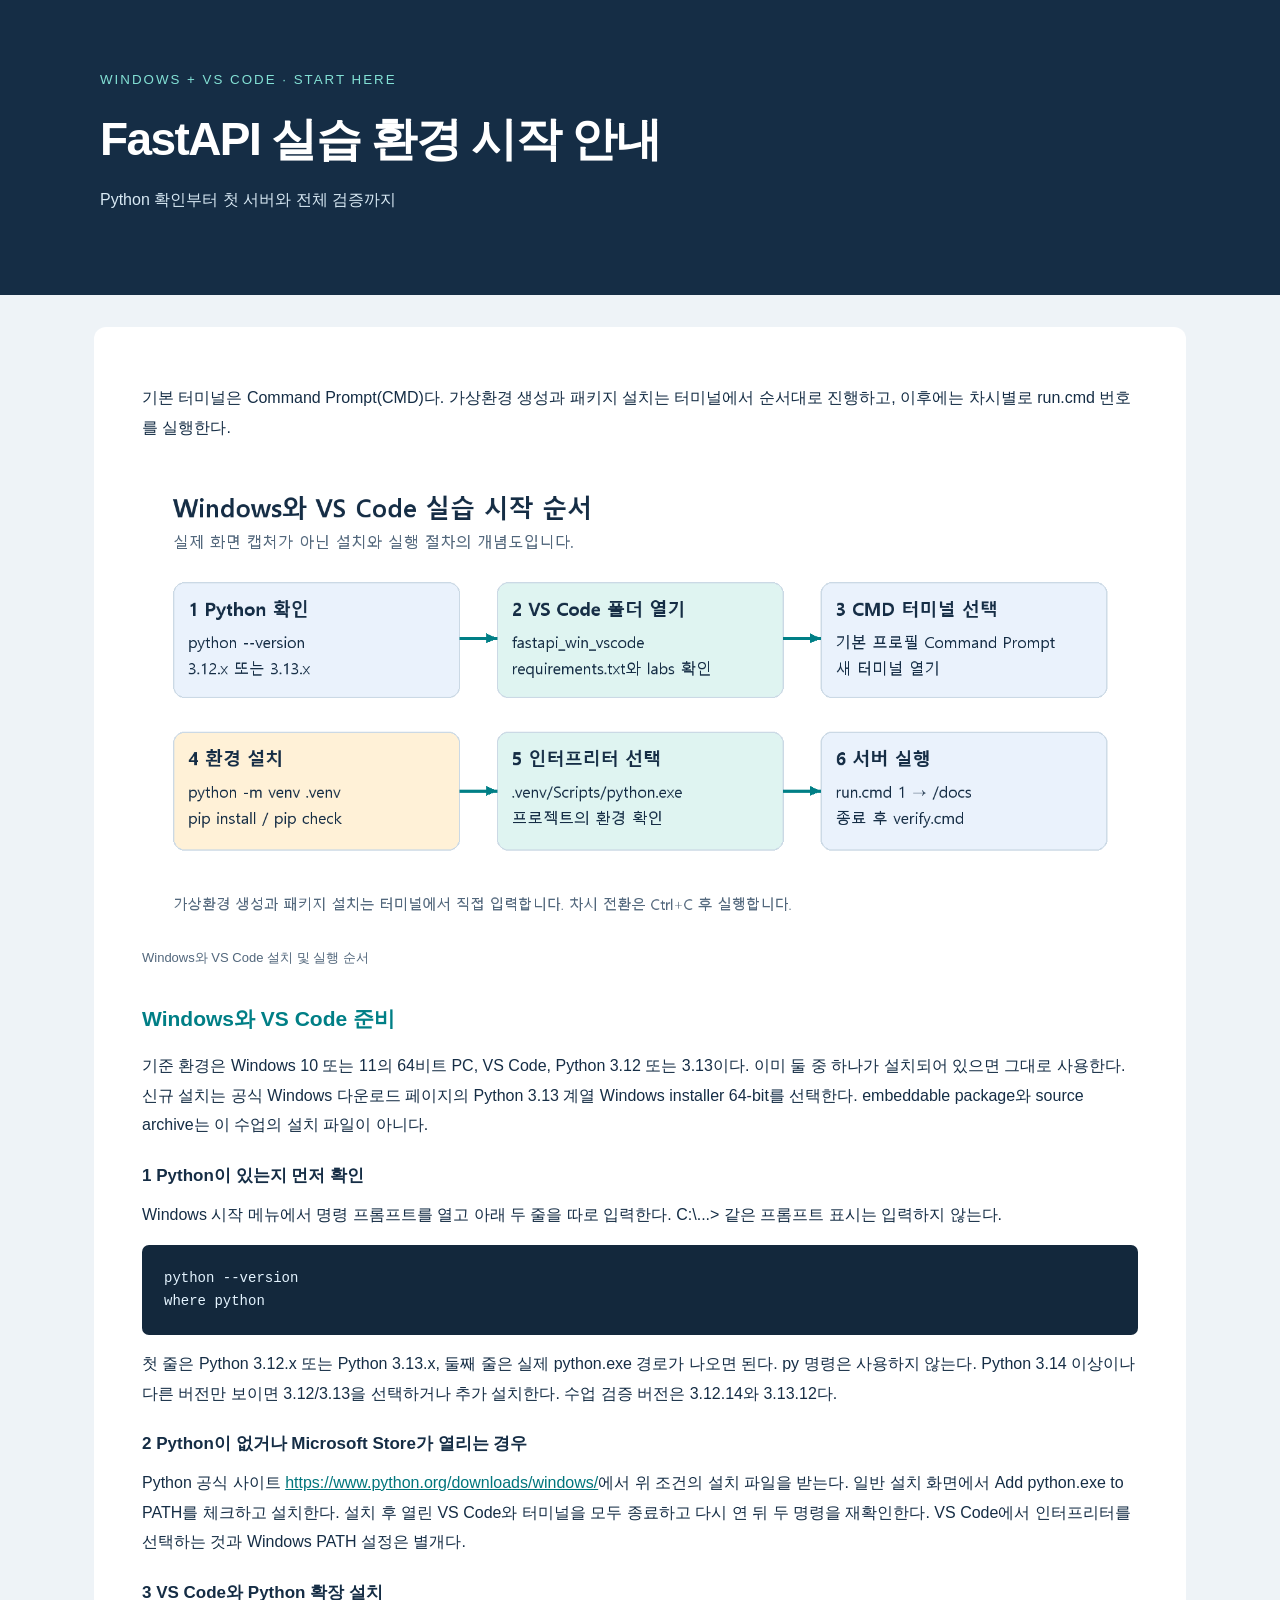
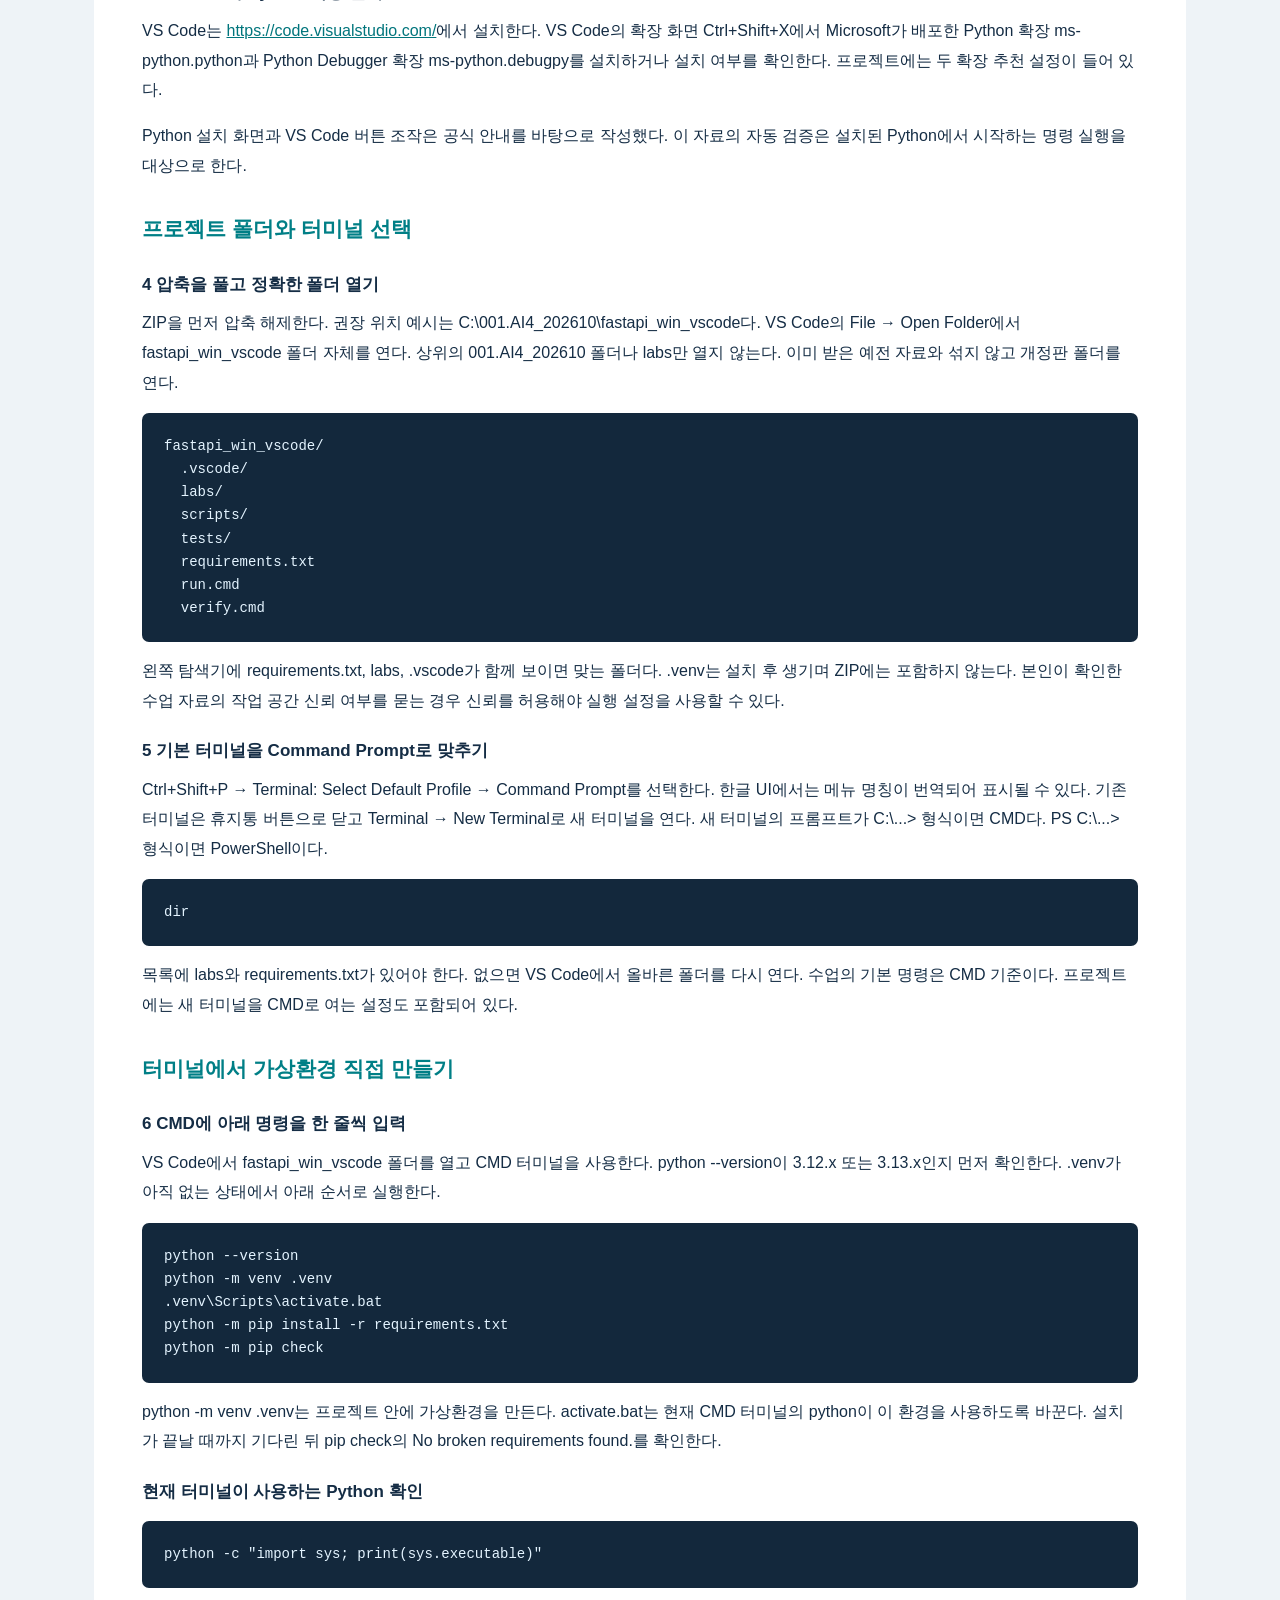
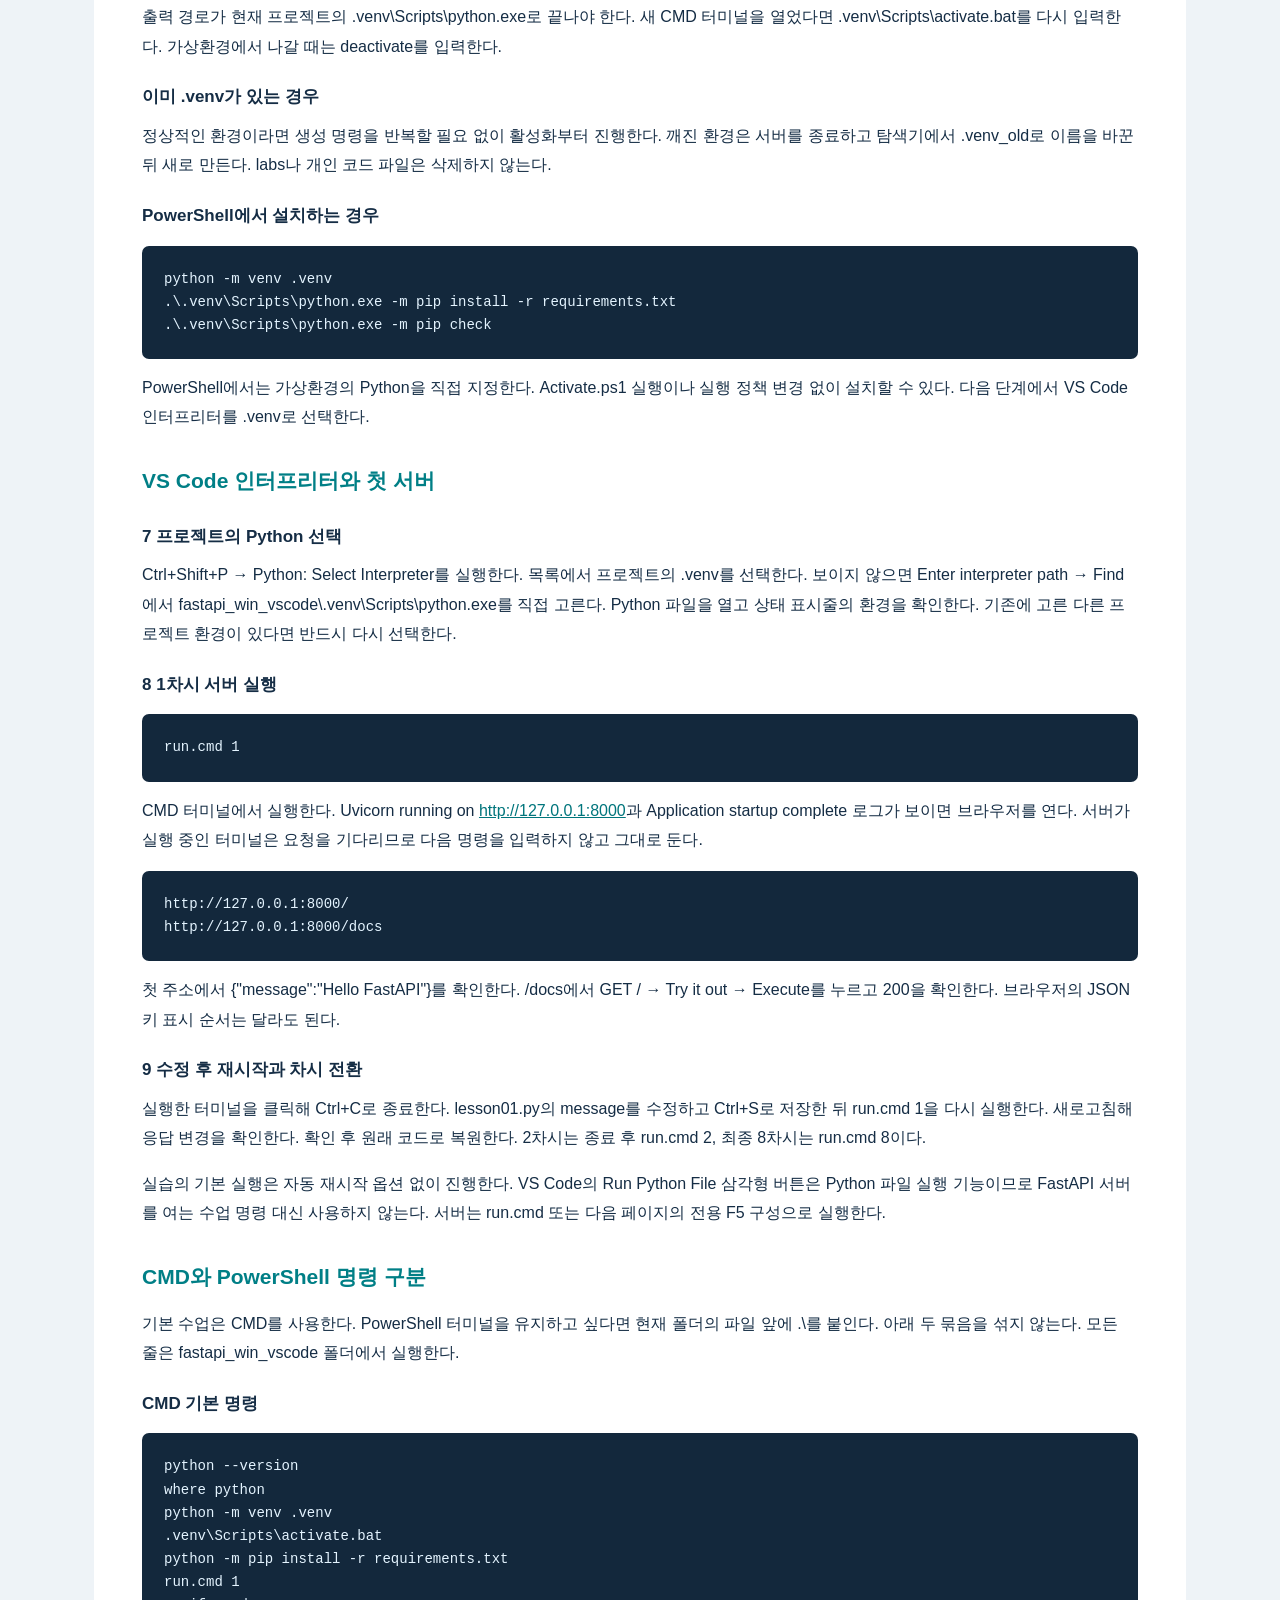
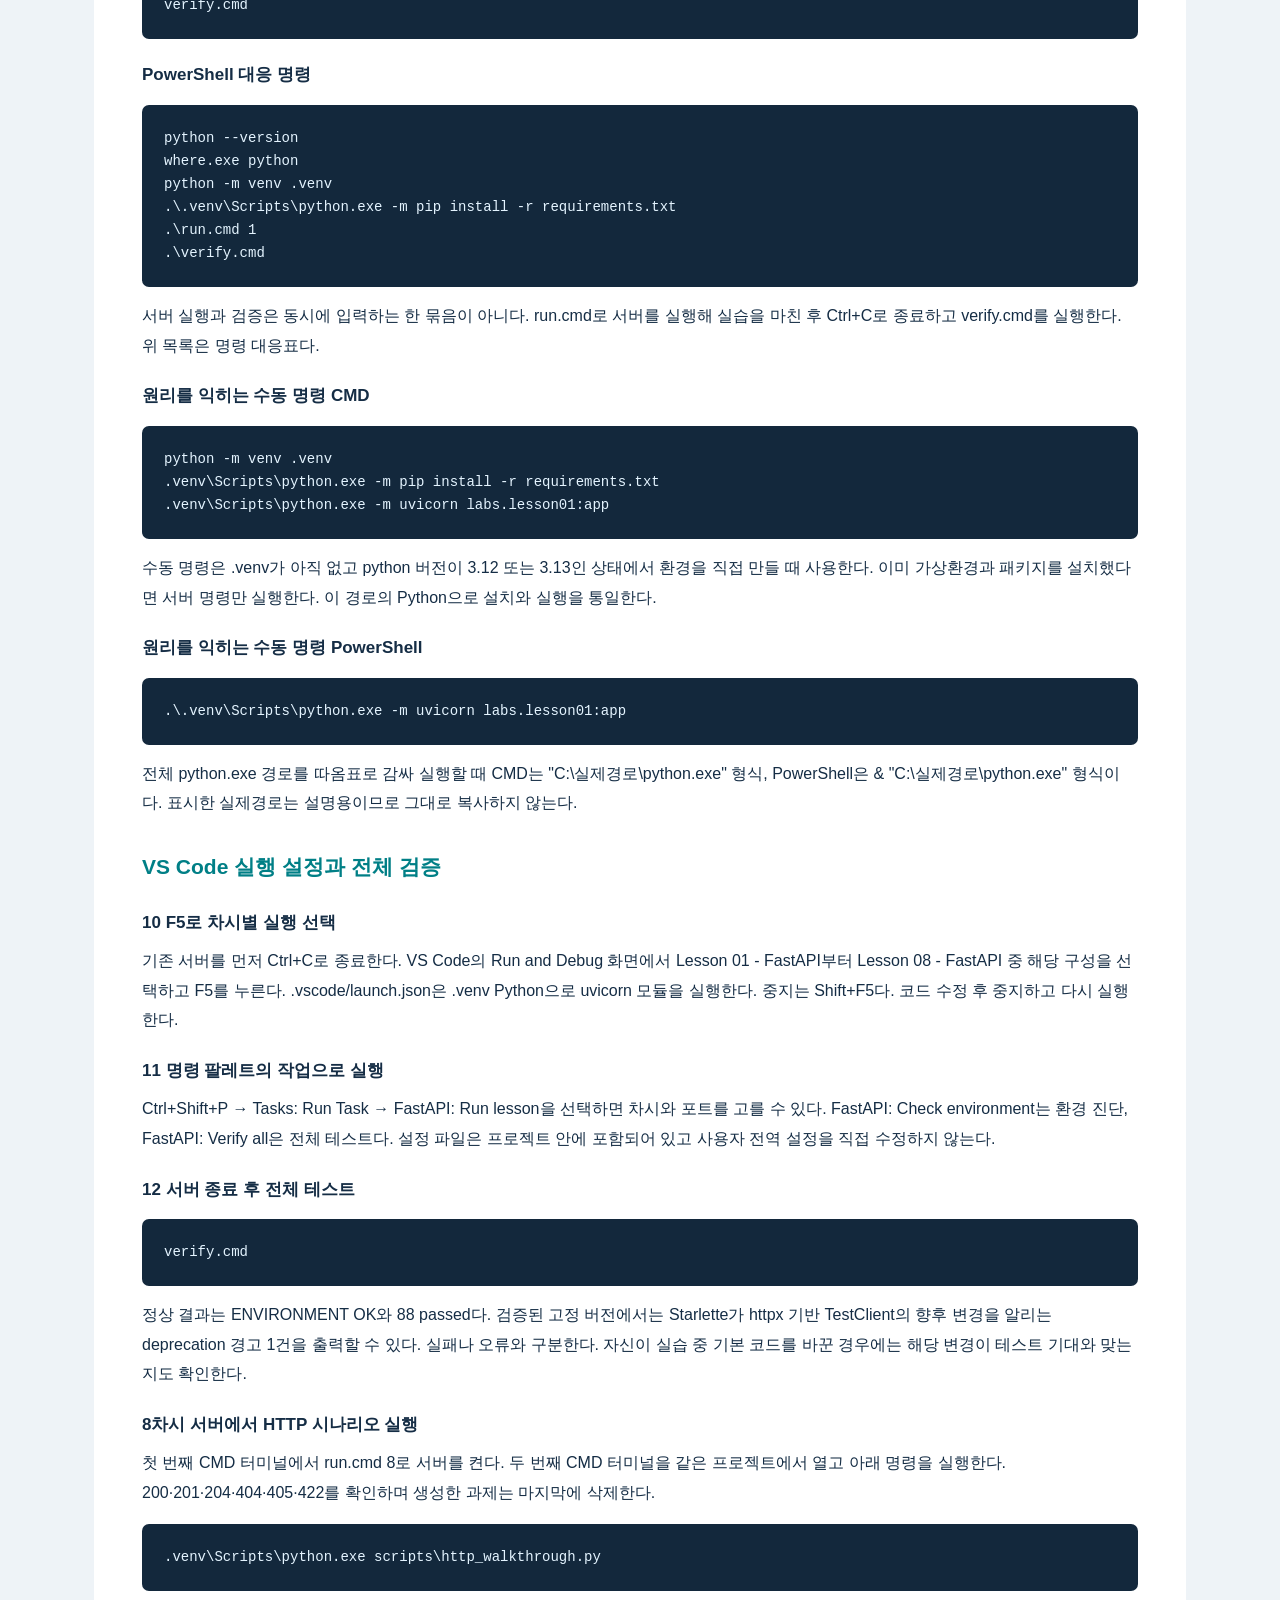
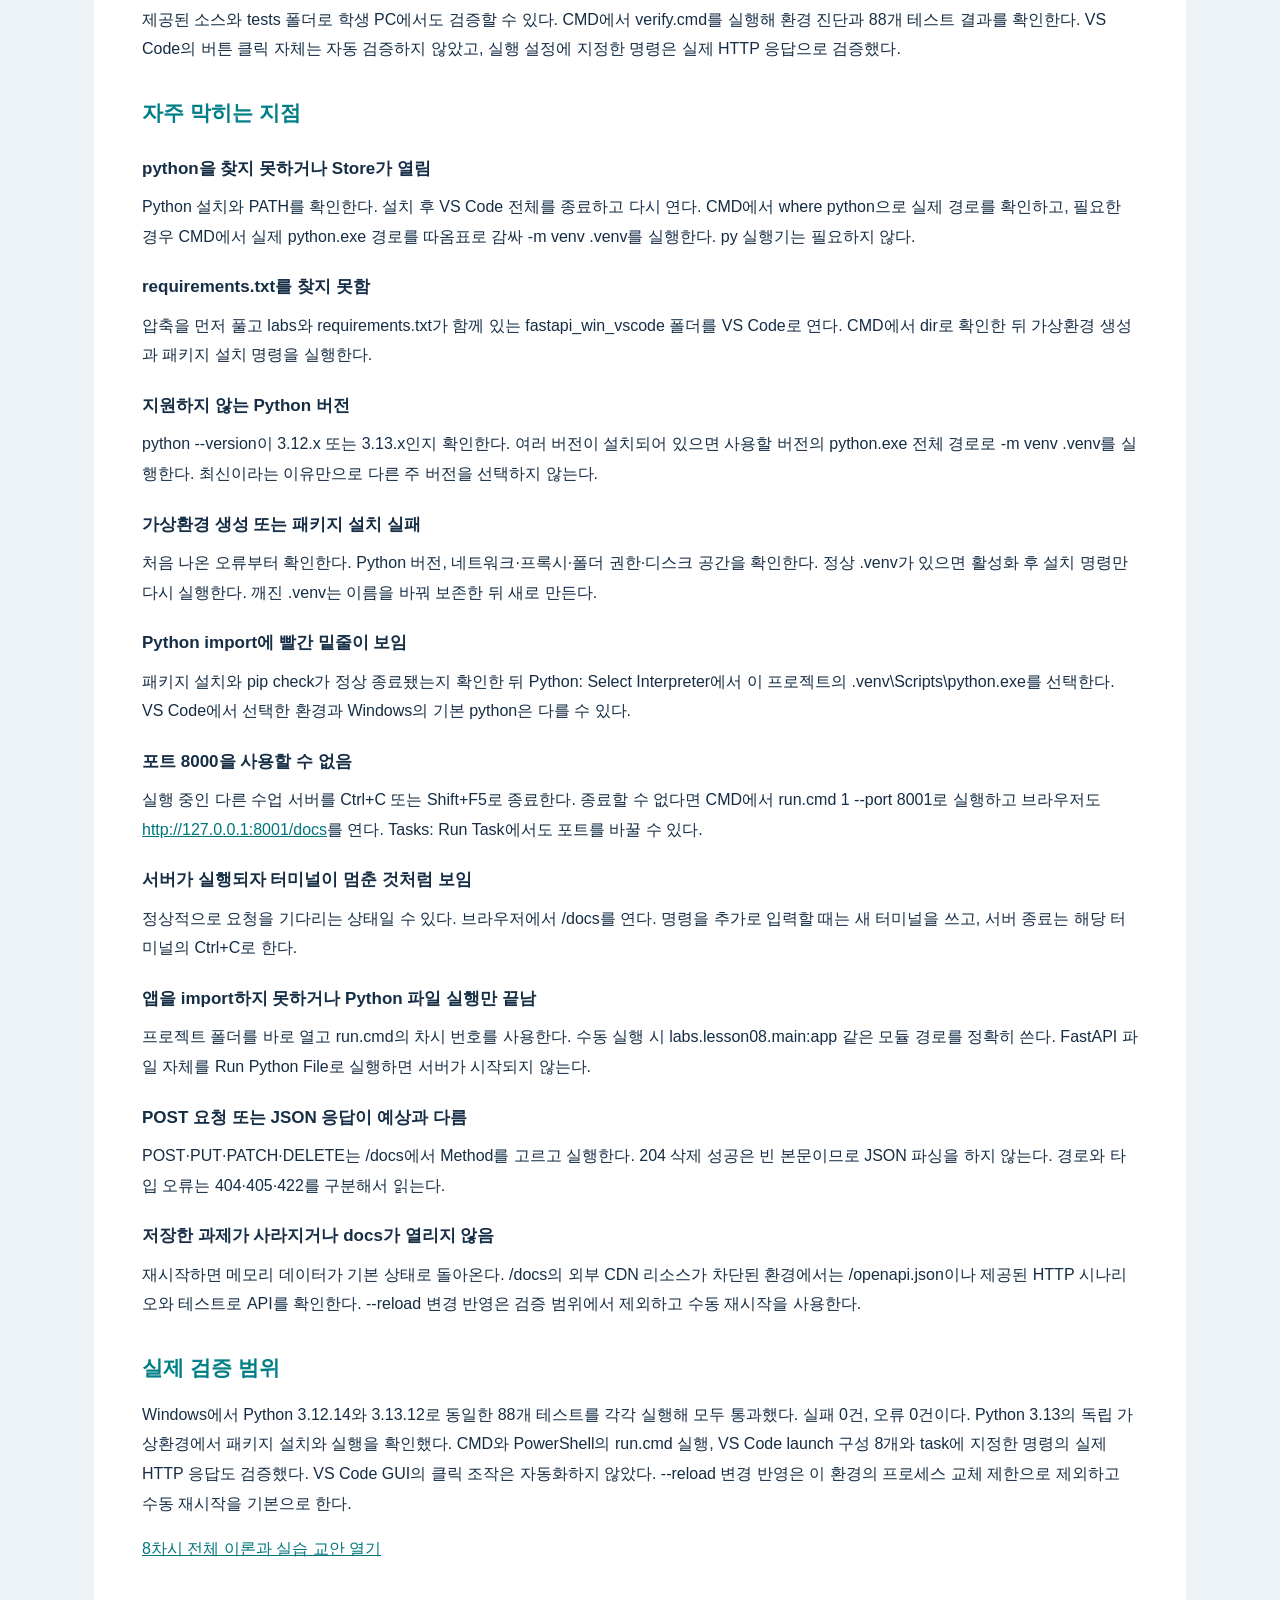
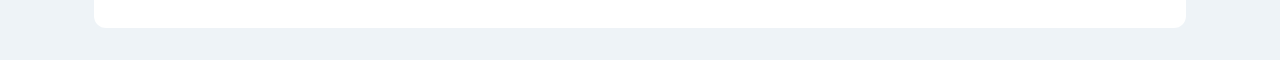
<file: day_05/fastapi_win_vscode/WINDOWS_VSCODE_START.html>
<!doctype html><html lang="ko"><meta charset="utf-8"><meta name="viewport" content="width=device-width,initial-scale=1"><title>Windows VS Code 시작 안내</title><style>
:root{--ink:#152d45;--muted:#52677c;--teal:#007f86;--line:#d6e1ea}
*{box-sizing:border-box}html{scroll-behavior:smooth}body{margin:0;background:#eef3f7;color:var(--ink);font-family:'Malgun Gothic','Apple SD Gothic Neo',sans-serif;font-size:16px;line-height:1.85}
header{background:#152d45;color:white;padding:64px max(5vw,28px)}header .inner{max-width:1080px;margin:auto}header p{color:#d8e9f4;max-width:850px}header h1{font-size:46px;line-height:1.3;letter-spacing:-1.6px;margin:16px 0}header small{letter-spacing:2px;color:#83e1d5}
nav{position:sticky;top:0;background:#fff;border-bottom:1px solid var(--line);padding:12px 20px;z-index:5;display:flex;gap:16px;justify-content:center;flex-wrap:wrap;font-size:14px}nav a{color:var(--teal);text-decoration:none}
main{max-width:1140px;margin:32px auto;padding:0 24px}section{background:white;padding:48px;margin-bottom:30px;scroll-margin-top:90px;border-radius:12px}h2{font-size:32px;line-height:1.45;margin:10px 0 20px;letter-spacing:-1px}h3{font-size:21px;margin:30px 0 12px;color:var(--teal)}h4{font-size:17px;margin:20px 0 6px}.eyebrow{color:var(--teal);font-size:14px;font-weight:bold;letter-spacing:1px}.sub{color:var(--muted);font-size:20px}p{margin:8px 0 16px}ul,ol{padding-left:24px}li{margin:7px 0}figure{margin:28px 0}img{width:100%;height:auto}figcaption{color:var(--muted);font-size:13px;margin-top:6px}
table{border-collapse:collapse;width:100%;font-size:14px;margin:18px 0 28px}th,td{border:1px solid var(--line);padding:12px 14px;vertical-align:top;text-align:left;overflow-wrap:anywhere}th{background:#eaf2f8}tr:nth-child(even){background:#f8fafc}pre{background:#13283c;color:#e4f4ff;border-radius:7px;padding:22px;overflow:auto;font:14px/1.65 Consolas,monospace;white-space:pre}code{font-family:Consolas,monospace}details{border-top:1px solid var(--line);padding:18px 0}summary{cursor:pointer;color:var(--teal);font-weight:bold}a{color:#00757c}footer{padding:20px;text-align:center;color:var(--muted);font-size:13px}.no-print{display:block}
@media(max-width:700px){header h1{font-size:32px}section{padding:26px 20px}main{padding:0 12px}h2{font-size:26px}pre{font-size:12px}nav{gap:10px}}
@media print{body{background:white;font-size:10pt}header{background:white;color:black;padding:0 0 20px}header p,header small{color:black}header h1{font-size:26pt}nav,.no-print{display:none}main{margin:0;padding:0;max-width:none}section{padding:0;border-radius:0;break-before:page;margin:0}h2{font-size:21pt}h3{font-size:14pt}img{max-height:95mm;object-fit:contain}pre{white-space:pre-wrap;overflow-wrap:anywhere;color:black;background:#f2f5f8;font-size:8pt;break-inside:auto}tr,figure{break-inside:avoid}details{display:block}details>*{display:block}a{color:black}}
</style><header><div class="inner"><small>WINDOWS + VS CODE · START HERE</small><h1>FastAPI 실습 환경 시작 안내</h1><p>Python 확인부터 첫 서버와 전체 검증까지</p></div></header><main><section><p>기본 터미널은 Command Prompt(CMD)다. 가상환경 생성과 패키지 설치는 터미널에서 순서대로 진행하고, 이후에는 차시별로 run.cmd 번호를 실행한다.</p><figure><img src="assets/vscode_setup.png" alt="Windows와 VS Code 설치 및 실행 순서"><figcaption>Windows와 VS Code 설치 및 실행 순서</figcaption></figure>
<h3>Windows와 VS Code 준비</h3>
<p>기준 환경은 Windows 10 또는 11의 64비트 PC, VS Code, Python 3.12 또는 3.13이다. 이미 둘 중 하나가 설치되어 있으면 그대로 사용한다. 신규 설치는 공식 Windows 다운로드 페이지의 Python 3.13 계열 Windows installer 64-bit를 선택한다. embeddable package와 source archive는 이 수업의 설치 파일이 아니다.</p>
<h4>1 Python이 있는지 먼저 확인</h4>
<p>Windows 시작 메뉴에서 명령 프롬프트를 열고 아래 두 줄을 따로 입력한다. C:\...&gt; 같은 프롬프트 표시는 입력하지 않는다.</p>
<pre><code>python --version
where python</code></pre>
<p>첫 줄은 Python 3.12.x 또는 Python 3.13.x, 둘째 줄은 실제 python.exe 경로가 나오면 된다. py 명령은 사용하지 않는다. Python 3.14 이상이나 다른 버전만 보이면 3.12/3.13을 선택하거나 추가 설치한다. 수업 검증 버전은 3.12.14와 3.13.12다.</p>
<h4>2 Python이 없거나 Microsoft Store가 열리는 경우</h4>
<p>Python 공식 사이트 <a href="https://www.python.org/downloads/windows/" target="_blank" rel="noopener">https://www.python.org/downloads/windows/</a>에서 위 조건의 설치 파일을 받는다. 일반 설치 화면에서 Add python.exe to PATH를 체크하고 설치한다. 설치 후 열린 VS Code와 터미널을 모두 종료하고 다시 연 뒤 두 명령을 재확인한다. VS Code에서 인터프리터를 선택하는 것과 Windows PATH 설정은 별개다.</p>
<h4>3 VS Code와 Python 확장 설치</h4>
<p>VS Code는 <a href="https://code.visualstudio.com/" target="_blank" rel="noopener">https://code.visualstudio.com/</a>에서 설치한다. VS Code의 확장 화면 Ctrl+Shift+X에서 Microsoft가 배포한 Python 확장 ms-python.python과 Python Debugger 확장 ms-python.debugpy를 설치하거나 설치 여부를 확인한다. 프로젝트에는 두 확장 추천 설정이 들어 있다.</p>
<p>Python 설치 화면과 VS Code 버튼 조작은 공식 안내를 바탕으로 작성했다. 이 자료의 자동 검증은 설치된 Python에서 시작하는 명령 실행을 대상으로 한다.</p>
<h3>프로젝트 폴더와 터미널 선택</h3>
<h4>4 압축을 풀고 정확한 폴더 열기</h4>
<p>ZIP을 먼저 압축 해제한다. 권장 위치 예시는 C:\001.AI4_202610\fastapi_win_vscode다. VS Code의 File → Open Folder에서 fastapi_win_vscode 폴더 자체를 연다. 상위의 001.AI4_202610 폴더나 labs만 열지 않는다. 이미 받은 예전 자료와 섞지 않고 개정판 폴더를 연다.</p>
<pre><code>fastapi_win_vscode/
  .vscode/
  labs/
  scripts/
  tests/
  requirements.txt
  run.cmd
  verify.cmd</code></pre>
<p>왼쪽 탐색기에 requirements.txt, labs, .vscode가 함께 보이면 맞는 폴더다. .venv는 설치 후 생기며 ZIP에는 포함하지 않는다. 본인이 확인한 수업 자료의 작업 공간 신뢰 여부를 묻는 경우 신뢰를 허용해야 실행 설정을 사용할 수 있다.</p>
<h4>5 기본 터미널을 Command Prompt로 맞추기</h4>
<p>Ctrl+Shift+P → Terminal: Select Default Profile → Command Prompt를 선택한다. 한글 UI에서는 메뉴 명칭이 번역되어 표시될 수 있다. 기존 터미널은 휴지통 버튼으로 닫고 Terminal → New Terminal로 새 터미널을 연다. 새 터미널의 프롬프트가 C:\...&gt; 형식이면 CMD다. PS C:\...&gt; 형식이면 PowerShell이다.</p>
<pre><code>dir</code></pre>
<p>목록에 labs와 requirements.txt가 있어야 한다. 없으면 VS Code에서 올바른 폴더를 다시 연다. 수업의 기본 명령은 CMD 기준이다. 프로젝트에는 새 터미널을 CMD로 여는 설정도 포함되어 있다.</p>
<h3>터미널에서 가상환경 직접 만들기</h3>
<h4>6 CMD에 아래 명령을 한 줄씩 입력</h4>
<p>VS Code에서 fastapi_win_vscode 폴더를 열고 CMD 터미널을 사용한다. python --version이 3.12.x 또는 3.13.x인지 먼저 확인한다. .venv가 아직 없는 상태에서 아래 순서로 실행한다.</p>
<pre><code>python --version
python -m venv .venv
.venv\Scripts\activate.bat
python -m pip install -r requirements.txt
python -m pip check</code></pre>
<p>python -m venv .venv는 프로젝트 안에 가상환경을 만든다. activate.bat는 현재 CMD 터미널의 python이 이 환경을 사용하도록 바꾼다. 설치가 끝날 때까지 기다린 뒤 pip check의 No broken requirements found.를 확인한다.</p>
<h4>현재 터미널이 사용하는 Python 확인</h4>
<pre><code>python -c &quot;import sys; print(sys.executable)&quot;</code></pre>
<p>출력 경로가 현재 프로젝트의 .venv\Scripts\python.exe로 끝나야 한다. 새 CMD 터미널을 열었다면 .venv\Scripts\activate.bat를 다시 입력한다. 가상환경에서 나갈 때는 deactivate를 입력한다.</p>
<h4>이미 .venv가 있는 경우</h4>
<p>정상적인 환경이라면 생성 명령을 반복할 필요 없이 활성화부터 진행한다. 깨진 환경은 서버를 종료하고 탐색기에서 .venv_old로 이름을 바꾼 뒤 새로 만든다. labs나 개인 코드 파일은 삭제하지 않는다.</p>
<h4>PowerShell에서 설치하는 경우</h4>
<pre><code>python -m venv .venv
.\.venv\Scripts\python.exe -m pip install -r requirements.txt
.\.venv\Scripts\python.exe -m pip check</code></pre>
<p>PowerShell에서는 가상환경의 Python을 직접 지정한다. Activate.ps1 실행이나 실행 정책 변경 없이 설치할 수 있다. 다음 단계에서 VS Code 인터프리터를 .venv로 선택한다.</p>
<h3>VS Code 인터프리터와 첫 서버</h3>
<h4>7 프로젝트의 Python 선택</h4>
<p>Ctrl+Shift+P → Python: Select Interpreter를 실행한다. 목록에서 프로젝트의 .venv를 선택한다. 보이지 않으면 Enter interpreter path → Find에서 fastapi_win_vscode\.venv\Scripts\python.exe를 직접 고른다. Python 파일을 열고 상태 표시줄의 환경을 확인한다. 기존에 고른 다른 프로젝트 환경이 있다면 반드시 다시 선택한다.</p>
<h4>8 1차시 서버 실행</h4>
<pre><code>run.cmd 1</code></pre>
<p>CMD 터미널에서 실행한다. Uvicorn running on <a href="http://127.0.0.1:8000" target="_blank" rel="noopener">http://127.0.0.1:8000</a>과 Application startup complete 로그가 보이면 브라우저를 연다. 서버가 실행 중인 터미널은 요청을 기다리므로 다음 명령을 입력하지 않고 그대로 둔다.</p>
<pre><code>http://127.0.0.1:8000/
http://127.0.0.1:8000/docs</code></pre>
<p>첫 주소에서 {&quot;message&quot;:&quot;Hello FastAPI&quot;}를 확인한다. /docs에서 GET / → Try it out → Execute를 누르고 200을 확인한다. 브라우저의 JSON 키 표시 순서는 달라도 된다.</p>
<h4>9 수정 후 재시작과 차시 전환</h4>
<p>실행한 터미널을 클릭해 Ctrl+C로 종료한다. lesson01.py의 message를 수정하고 Ctrl+S로 저장한 뒤 run.cmd 1을 다시 실행한다. 새로고침해 응답 변경을 확인한다. 확인 후 원래 코드로 복원한다. 2차시는 종료 후 run.cmd 2, 최종 8차시는 run.cmd 8이다.</p>
<p>실습의 기본 실행은 자동 재시작 옵션 없이 진행한다. VS Code의 Run Python File 삼각형 버튼은 Python 파일 실행 기능이므로 FastAPI 서버를 여는 수업 명령 대신 사용하지 않는다. 서버는 run.cmd 또는 다음 페이지의 전용 F5 구성으로 실행한다.</p>
<h3>CMD와 PowerShell 명령 구분</h3>
<p>기본 수업은 CMD를 사용한다. PowerShell 터미널을 유지하고 싶다면 현재 폴더의 파일 앞에 .\를 붙인다. 아래 두 묶음을 섞지 않는다. 모든 줄은 fastapi_win_vscode 폴더에서 실행한다.</p>
<h4>CMD 기본 명령</h4>
<pre><code>python --version
where python
python -m venv .venv
.venv\Scripts\activate.bat
python -m pip install -r requirements.txt
run.cmd 1
verify.cmd</code></pre>
<h4>PowerShell 대응 명령</h4>
<pre><code>python --version
where.exe python
python -m venv .venv
.\.venv\Scripts\python.exe -m pip install -r requirements.txt
.\run.cmd 1
.\verify.cmd</code></pre>
<p>서버 실행과 검증은 동시에 입력하는 한 묶음이 아니다. run.cmd로 서버를 실행해 실습을 마친 후 Ctrl+C로 종료하고 verify.cmd를 실행한다. 위 목록은 명령 대응표다.</p>
<h4>원리를 익히는 수동 명령 CMD</h4>
<pre><code>python -m venv .venv
.venv\Scripts\python.exe -m pip install -r requirements.txt
.venv\Scripts\python.exe -m uvicorn labs.lesson01:app</code></pre>
<p>수동 명령은 .venv가 아직 없고 python 버전이 3.12 또는 3.13인 상태에서 환경을 직접 만들 때 사용한다. 이미 가상환경과 패키지를 설치했다면 서버 명령만 실행한다. 이 경로의 Python으로 설치와 실행을 통일한다.</p>
<h4>원리를 익히는 수동 명령 PowerShell</h4>
<pre><code>.\.venv\Scripts\python.exe -m uvicorn labs.lesson01:app</code></pre>
<p>전체 python.exe 경로를 따옴표로 감싸 실행할 때 CMD는 &quot;C:\실제경로\python.exe&quot; 형식, PowerShell은 &amp; &quot;C:\실제경로\python.exe&quot; 형식이다. 표시한 실제경로는 설명용이므로 그대로 복사하지 않는다.</p>
<h3>VS Code 실행 설정과 전체 검증</h3>
<h4>10 F5로 차시별 실행 선택</h4>
<p>기존 서버를 먼저 Ctrl+C로 종료한다. VS Code의 Run and Debug 화면에서 Lesson 01 - FastAPI부터 Lesson 08 - FastAPI 중 해당 구성을 선택하고 F5를 누른다. .vscode/launch.json은 .venv Python으로 uvicorn 모듈을 실행한다. 중지는 Shift+F5다. 코드 수정 후 중지하고 다시 실행한다.</p>
<h4>11 명령 팔레트의 작업으로 실행</h4>
<p>Ctrl+Shift+P → Tasks: Run Task → FastAPI: Run lesson을 선택하면 차시와 포트를 고를 수 있다. FastAPI: Check environment는 환경 진단, FastAPI: Verify all은 전체 테스트다. 설정 파일은 프로젝트 안에 포함되어 있고 사용자 전역 설정을 직접 수정하지 않는다.</p>
<h4>12 서버 종료 후 전체 테스트</h4>
<pre><code>verify.cmd</code></pre>
<p>정상 결과는 ENVIRONMENT OK와 88 passed다. 검증된 고정 버전에서는 Starlette가 httpx 기반 TestClient의 향후 변경을 알리는 deprecation 경고 1건을 출력할 수 있다. 실패나 오류와 구분한다. 자신이 실습 중 기본 코드를 바꾼 경우에는 해당 변경이 테스트 기대와 맞는지도 확인한다.</p>
<h4>8차시 서버에서 HTTP 시나리오 실행</h4>
<p>첫 번째 CMD 터미널에서 run.cmd 8로 서버를 켠다. 두 번째 CMD 터미널을 같은 프로젝트에서 열고 아래 명령을 실행한다. 200·201·204·404·405·422를 확인하며 생성한 과제는 마지막에 삭제한다.</p>
<pre><code>.venv\Scripts\python.exe scripts\http_walkthrough.py</code></pre>
<p>제공된 소스와 tests 폴더로 학생 PC에서도 검증할 수 있다. CMD에서 verify.cmd를 실행해 환경 진단과 88개 테스트 결과를 확인한다. VS Code의 버튼 클릭 자체는 자동 검증하지 않았고, 실행 설정에 지정한 명령은 실제 HTTP 응답으로 검증했다.</p><h3>자주 막히는 지점</h3><h4>python을 찾지 못하거나 Store가 열림</h4><p>Python 설치와 PATH를 확인한다. 설치 후 VS Code 전체를 종료하고 다시 연다. CMD에서 where python으로 실제 경로를 확인하고, 필요한 경우 CMD에서 실제 python.exe 경로를 따옴표로 감싸 -m venv .venv를 실행한다. py 실행기는 필요하지 않다.</p><h4>requirements.txt를 찾지 못함</h4><p>압축을 먼저 풀고 labs와 requirements.txt가 함께 있는 fastapi_win_vscode 폴더를 VS Code로 연다. CMD에서 dir로 확인한 뒤 가상환경 생성과 패키지 설치 명령을 실행한다.</p><h4>지원하지 않는 Python 버전</h4><p>python --version이 3.12.x 또는 3.13.x인지 확인한다. 여러 버전이 설치되어 있으면 사용할 버전의 python.exe 전체 경로로 -m venv .venv를 실행한다. 최신이라는 이유만으로 다른 주 버전을 선택하지 않는다.</p><h4>가상환경 생성 또는 패키지 설치 실패</h4><p>처음 나온 오류부터 확인한다. Python 버전, 네트워크·프록시·폴더 권한·디스크 공간을 확인한다. 정상 .venv가 있으면 활성화 후 설치 명령만 다시 실행한다. 깨진 .venv는 이름을 바꿔 보존한 뒤 새로 만든다.</p><h4>Python import에 빨간 밑줄이 보임</h4><p>패키지 설치와 pip check가 정상 종료됐는지 확인한 뒤 Python: Select Interpreter에서 이 프로젝트의 .venv\Scripts\python.exe를 선택한다. VS Code에서 선택한 환경과 Windows의 기본 python은 다를 수 있다.</p><h4>포트 8000을 사용할 수 없음</h4><p>실행 중인 다른 수업 서버를 Ctrl+C 또는 Shift+F5로 종료한다. 종료할 수 없다면 CMD에서 run.cmd 1 --port 8001로 실행하고 브라우저도 <a href="http://127.0.0.1:8001/docs" target="_blank" rel="noopener">http://127.0.0.1:8001/docs</a>를 연다. Tasks: Run Task에서도 포트를 바꿀 수 있다.</p><h4>서버가 실행되자 터미널이 멈춘 것처럼 보임</h4><p>정상적으로 요청을 기다리는 상태일 수 있다. 브라우저에서 /docs를 연다. 명령을 추가로 입력할 때는 새 터미널을 쓰고, 서버 종료는 해당 터미널의 Ctrl+C로 한다.</p><h4>앱을 import하지 못하거나 Python 파일 실행만 끝남</h4><p>프로젝트 폴더를 바로 열고 run.cmd의 차시 번호를 사용한다. 수동 실행 시 labs.lesson08.main:app 같은 모듈 경로를 정확히 쓴다. FastAPI 파일 자체를 Run Python File로 실행하면 서버가 시작되지 않는다.</p><h4>POST 요청 또는 JSON 응답이 예상과 다름</h4><p>POST·PUT·PATCH·DELETE는 /docs에서 Method를 고르고 실행한다. 204 삭제 성공은 빈 본문이므로 JSON 파싱을 하지 않는다. 경로와 타입 오류는 404·405·422를 구분해서 읽는다.</p><h4>저장한 과제가 사라지거나 docs가 열리지 않음</h4><p>재시작하면 메모리 데이터가 기본 상태로 돌아온다. /docs의 외부 CDN 리소스가 차단된 환경에서는 /openapi.json이나 제공된 HTTP 시나리오와 테스트로 API를 확인한다. --reload 변경 반영은 검증 범위에서 제외하고 수동 재시작을 사용한다.</p><h3>실제 검증 범위</h3><p>Windows에서 Python 3.12.14와 3.13.12로 동일한 88개 테스트를 각각 실행해 모두 통과했다. 실패 0건, 오류 0건이다. Python 3.13의 독립 가상환경에서 패키지 설치와 실행을 확인했다. CMD와 PowerShell의 run.cmd 실행, VS Code launch 구성 8개와 task에 지정한 명령의 실제 HTTP 응답도 검증했다. VS Code GUI의 클릭 조작은 자동화하지 않았다. --reload 변경 반영은 이 환경의 프로세스 교체 제한으로 제외하고 수동 재시작을 기본으로 한다.</p><p><a href="FastAPI_이론실습교안.html">8차시 전체 이론과 실습 교안 열기</a></p></section></main></html>
</file>
